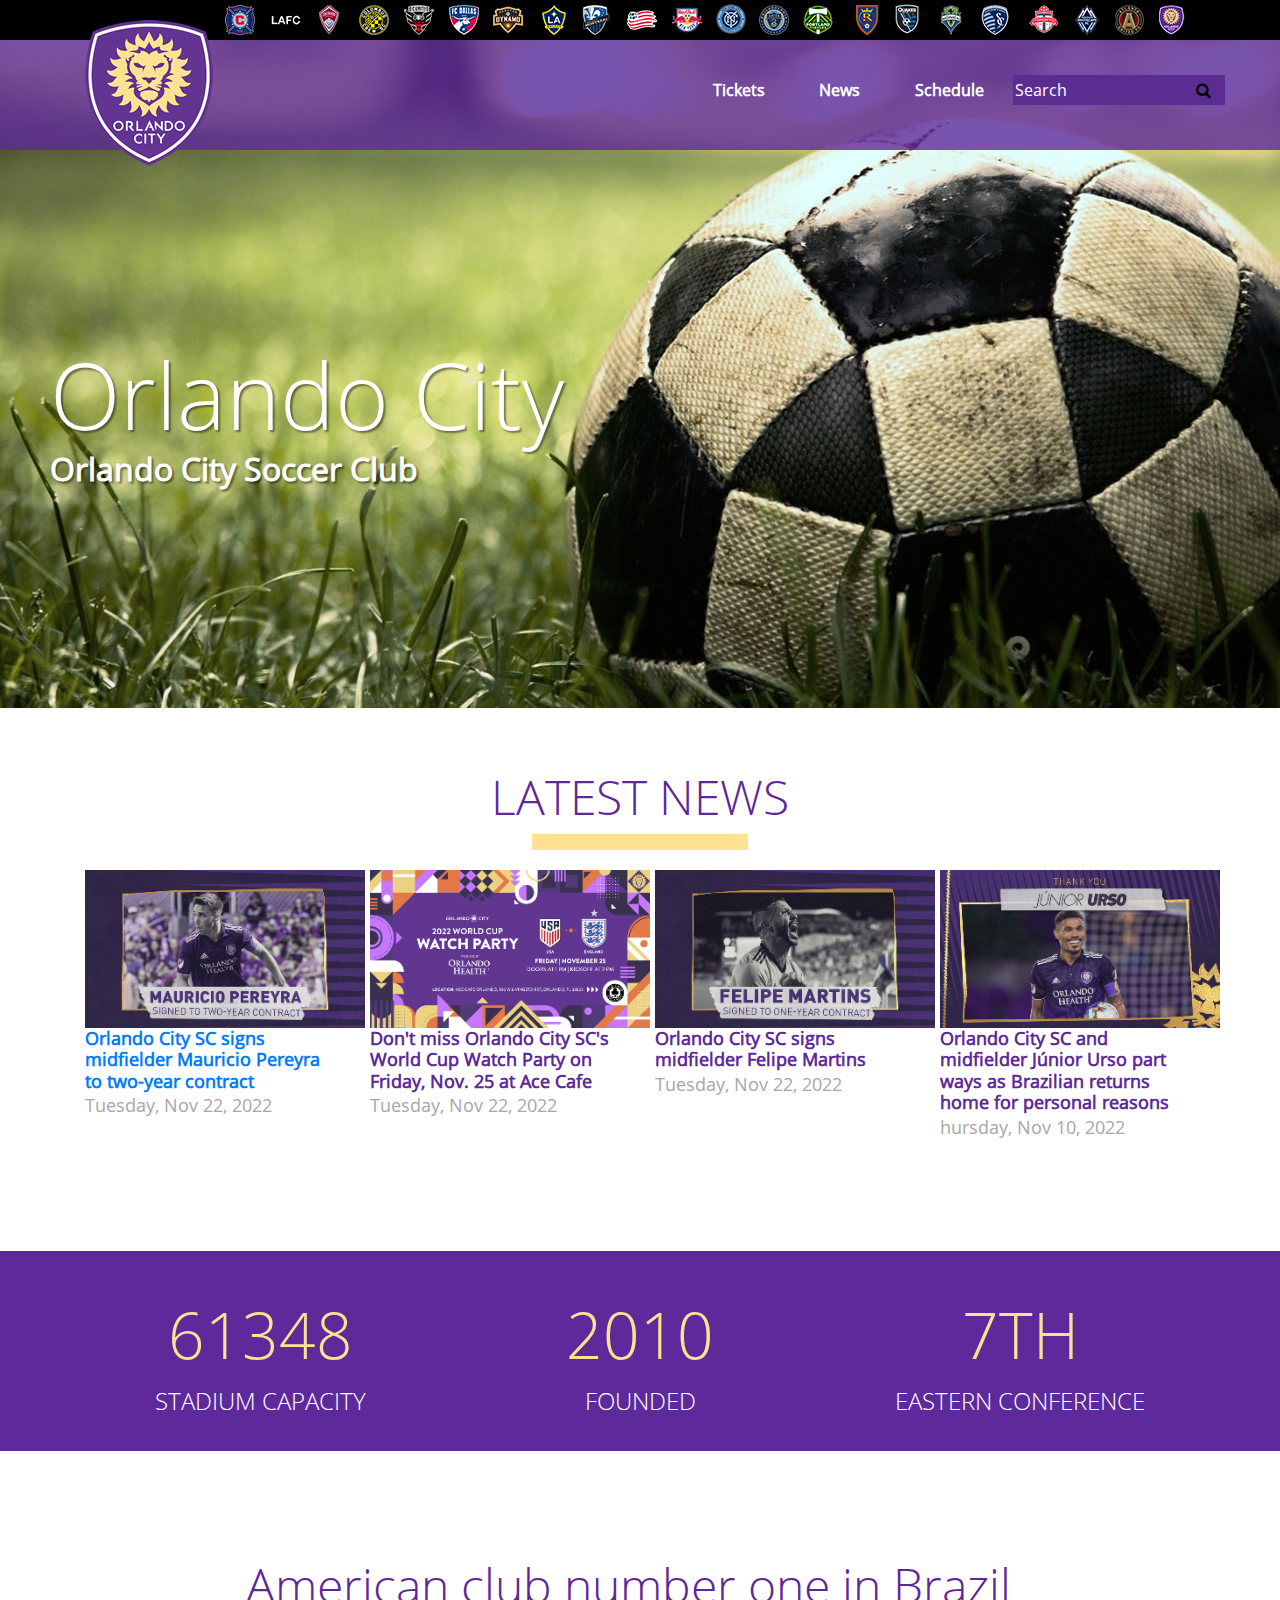
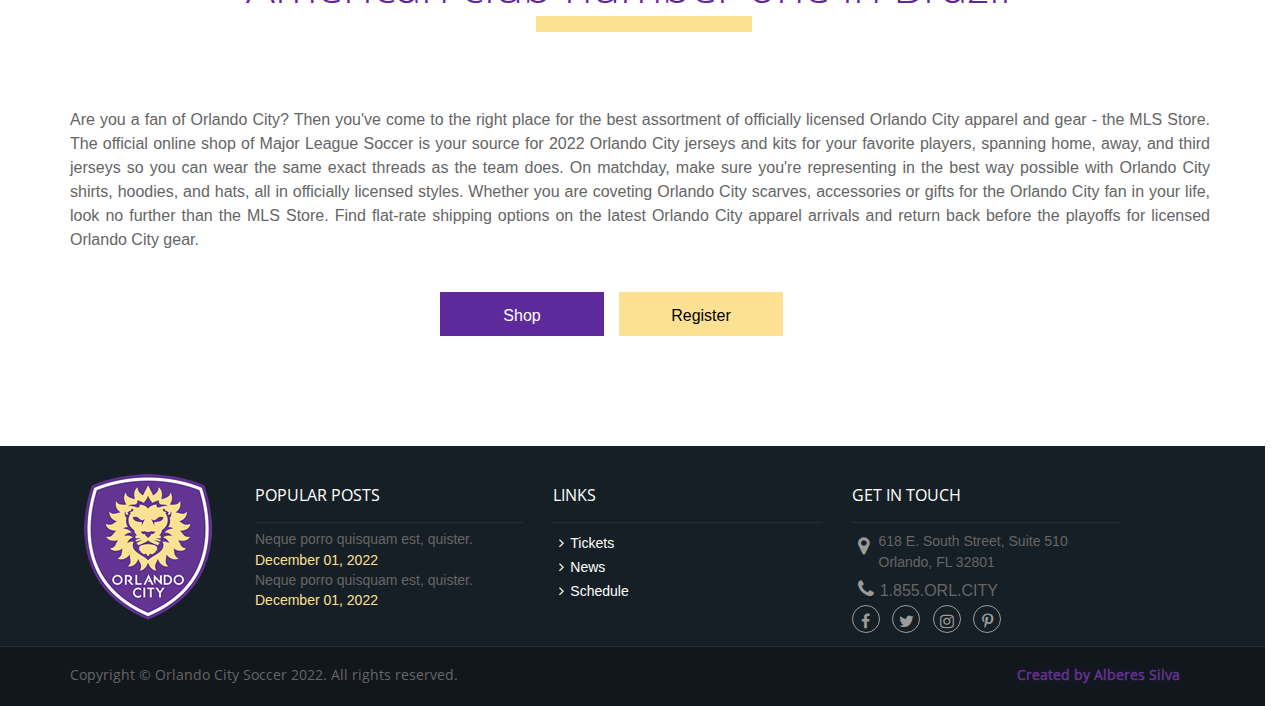
<file: projeto 01/index.html>
<!DOCTYPE html>
<html lang="en">
<head>
    <meta charset="UTF-8">
    <meta http-equiv="X-UA-Compatible" content="IE=edge">
    <meta name="viewport" content="width=device-width, initial-scale=1.0">
    <title>Orlando City</title>
    <link rel="stylesheet" href="./lib/bootstrap/css/bootstrap.min.css">
    <link rel="stylesheet" href="https://maxcdn.bootstrapcdn.com/font-awesome/4.5.0/css/font-awesome.min.css">
    <link rel="stylesheet" href="./css/orlando.css">
</head>
<body>

    <header>

        <div class="container">
            <img id="logotipo" src="./img/orlando-logo.png" alt="Logotipo">
        </div>

        <div class="header-black">

            <div class="container">

                <ul class="float-right">
                    <li class="club-01"><a href="#"></a></li>
                    <li class="club-02"><a href="#"></a></li>
                    <li class="club-03"><a href="#"></a></li>
                    <li class="club-04"><a href="#"></a></li>
                    <li class="club-05"><a href="#"></a></li>
                    <li class="club-06"><a href="#"></a></li>
                    <li class="club-07"><a href="#"></a></li>
                    <li class="club-08"><a href="#"></a></li>
                    <li class="club-09"><a href="#"></a></li>
                    <li class="club-10"><a href="#"></a></li>
                    <li class="club-11"><a href="#"></a></li>
                    <li class="club-12"><a href="#"></a></li>
                    <li class="club-13"><a href="#"></a></li>
                    <li class="club-14"><a href="#"></a></li>
                    <li class="club-15"><a href="#"></a></li>
                    <li class="club-16"><a href="#"></a></li>
                    <li class="club-17"><a href="#"></a></li>
                    <li class="club-18"><a href="#"></a></li>
                    <li class="club-19"><a href="#"></a></li>
                    <li class="club-20"><a href="#"></a></li>
                    <li class="club-21"><a href="#"></a></li>
                    <li class="club-22"><a href="#"></a></li>
                </ul>

            </div>      
    
        </div>

    

        <div class="container">

            <div class="now"> 
                
                <nav id="menu" class="float-right">
                    <ul lass="float-right">
                        <li><a href="#">Tickets</a></li>
                        <li><a href="#">News</a></li>
                        <li><a href="#">Schedule</a></li>
                        <li class="search">
                            <div class="input-group">
                                <input type="search" class="from-control" placeholder="Search">
                                <span class="input-group-btn">
                                    <button class="btn btn-default" type="button"><i class="fa fa-search"></i></button>
                                </span>
                            </div>
                        </li>
                    </ul>
                </nav>

            </div>
    
        </div>
            

    </header>

    <section>

        <div id="banner">

            <h1>Orlando City<small>Orlando City Soccer Club</small></h1>

        </div>

		<div id="news" class="container">
				
			<div class="col-xs-12 center-block text-center">
				<h2>Latest News</h2>
				<hr>	
			</div>				

			<div class="row thumbnails">
				<div class="col-md-3">
					
					<img src="./img/noticia-thumb3.jpeg" alt="Noticia">
					<h3><a href="https://www.orlandocitysc.com/news/orlando-city-sc-signs-midfielder-mauricio-pereyra-to-two-year-contract">Orlando City SC signs midfielder Mauricio Pereyra to two-year contract</a></h3>
					<time>Tuesday, Nov 22, 2022</time>

				</div>
				<div class="col-md-3">
					
					<img src="./img/noticia-thumb2.jpeg" alt="Noticia">
					<h3>Don't miss Orlando City SC's World Cup Watch Party on Friday, Nov. 25 at Ace Cafe</h3>
					<time>Tuesday, Nov 22, 2022</time>

				</div>
				<div class="col-md-3">
					
					<img src="./img/noticia-thumb.jpeg" alt="Noticia">
					<h3>Orlando City SC signs midfielder Felipe Martins</h3>
					<time>Tuesday, Nov 22, 2022</time>

				</div>
				<div class="col-md-3">
					
					<img src="./img/noticia-thumb4.jpeg" alt="Noticia">
					<h3>Orlando City SC and midfielder Júnior Urso part ways as Brazilian returns home for personal reasons</h3>
					<time>hursday, Nov 10, 2022</time>

				</div>
			</div>

		</div>

        <div id="estatisticas">

            <div class="container">
                <div class="row">
                    <div class="col-md-4">
                        <p>61348<small>Stadium Capacity</small></p>
                    </div>
                    <div class="col-md-4">
                        <p>2010<small>Founded</small></p>
                    </div>
                    <div class="col-md-4">
                        <p>7th<small>Eastern Conference</small></p>
                    </div>
                </div>
             </div>

        </div>

        <div id="call-to-action">
				
            <div class="container">

                <div class="row text-center">
                    <h2>American club number one in Brazil</h2>
                    <hr>	
                </div>

                <div class="row">
                    
                    <p>Are you a fan of Orlando City? Then you've come to the right place for the best assortment of officially licensed Orlando City apparel and gear - the MLS Store. The official online shop of Major League Soccer is your source for 2022 Orlando City jerseys and kits for your favorite players, spanning home, away, and third jerseys so you can wear the same exact threads as the team does. On matchday, make sure you're representing in the best way possible with Orlando City shirts, hoodies, and hats, all in officially licensed styles. Whether you are coveting Orlando City scarves, accessories or gifts for the Orlando City fan in your life, look no further than the MLS Store. Find flat-rate shipping options on the latest Orlando City apparel arrivals and return back before the playoffs for licensed Orlando City gear.</p>
                </div>
                
                <div class="text-center">
                    <div class="row row-max-400">
                        
                        <div class="col-xs-6">
                            <a href="https://www.mlsstore.com/orlando-city-sc/t-14232512+z-9365568-1317995922?_s=bm-OrlandoCitySC-OCSC-TOPNAVSHOPBUTTON-392018" class="btn btn-roxo">Shop</a>
                        </div>
                        <div class="col-xs-6">
                            <a href="#" class="btn btn-amarelo">Register</a>
                        </div>

                    </div>
                </div>

            </div>

        </div>

                
    </section>

    <footer>

        <div class="row row-cinza-claro">
				
            <div class="container">
                
                <div class="row">
                    
                    <div class="col-md-2 text-center">
                        
                        <img class="logotipo" src="img/orlando-logo.png" alt="Logotipo">

                    </div>
                    <div class="col-md-10">
                        
                        <div class="row row-cols">
                            <div class="col-md-4 col-popular-post">
                                
                                <h4>POPULAR POSTS</h4>

                                <ul class="list-unstyled">
                                    <li>
                                        <h5>Neque porro quisquam est, quister.</h5>
                                        <time>December 01, 2022</time>
                                    </li>
                                    <li>
                                        <h5>Neque porro quisquam est, quister.</h5>
                                        <time>December 01, 2022</time>
                                    </li>

                                </ul>

                            </div>
                            <div class="col-md-4 col-links">
                                
                                <h4>LINKS</h4>

                                <ul class="list-unstyled">
                                    <li><a href="#"><i class="fa fa-angle-right"></i>Tickets</a></li>
                                    <li><a href="#"><i class="fa fa-angle-right"></i>News</a></li>
                                    <li><a href="#"><i class="fa fa-angle-right"></i>Schedule</a></li>
                                </ul>

                            </div>
                            <div class="col-md-4 col-get-in-touch">
                                
                                <h4>GET IN TOUCH</h4>

                                <address>
                                    <i class="fa fa-map-marker"></i> <span>618 E. South Street, Suite 510<br/>Orlando, FL 32801</span>
                                </address>

                                <p><a href="tel:1855ORLCITY"><i class="fa fa-phone"></i>1.855.ORL.CITY</a></p>

                                <ul class="list-unstyled list-socials">
                                    <li>
                                        <a href="#" target="_blank"><i class="fa fa-facebook"></i></a>
                                    </li>
                                    <li>
                                        <a href="#" target="_blank"><i class="fa fa-twitter"></i></a>
                                    </li>
                                    <li>
                                        <a href="#" target="_blank"><i class="fa fa-instagram"></i></a>
                                    </li>
                                    <li>
                                        <a href="#" target="_blank"><i class="fa fa-pinterest-p"></i></a>
                                    </li>
                                </ul>

                            </div>
                        </div>

                    </div>

                </div>

            </div>

        </div>

        <div class="row row-cinza-escuro">

            <div class="container">
                <p class="pull-left">Copyright © Orlando City Soccer 2022. All rights reserved.</p>
				<p class="pull-right text-roxo">Created by Alberes Silva</p>
            </div>

        </div>

    </footer>


    
    <script src="./lib/jquery/jquery.min.js"></script>
    <script src="./lib/bootstrap/js/bootstrap.min.js"></script>
</body>
</html>
</file>
<file: projeto 01/css/orlando.css>
@font-face {
    font-family: 'OpenSans';
    src: url("../fonts/Open_Sans/OpenSans-Regular.ttf");
    font-size: 1em;
}

@font-face {
    font-family: 'OpenSans-Light';
    src: url("../fonts/Open_Sans/OpenSans-Light.ttf");
    font-size: 1em;
}




header {
	width: 100%;
	height: 150px;
	background-color: rgba(94,41,154,.8);
	z-index:2;
	position:relative;
}
header .container {
	position: relative;
}
header .header-black {
	background-color: #000;
	height: 40px;
}
header .header-black li {
	background-image: url("../img/clubs.png");
	background-repeat: no-repeat;
	display: inline-block;
	margin: 4px;
}
header .header-black li.club-01 {
	background-position: 0px 0px;
}
header .header-black li.club-02 {
	background-position: -48px 0px;
}
header .header-black li.club-03 {
	background-position: -95px 0px;
}
header .header-black li.club-04 {
	background-position: -140px 0px;
}
header .header-black li.club-05 {
	background-position: -189px 0px;
}
header .header-black li.club-06 {
	background-position: -239px 0px;
}
header .header-black li.club-07 {
	background-position: -288px 0px;
}
header .header-black li.club-08 {
	background-position: -334px 0px;
}
header .header-black li.club-09 {
	background-position: -381px 0px;
}
header .header-black li.club-10 {
	background-position: -429px 0px;
}
header .header-black li.club-11 {
	background-position: -478px 0px;
}
header .header-black li.club-12 {
	background-position: -527px 0px;
}
header .header-black li.club-13 {
	background-position: -579px 0px;
}
header .header-black li.club-14 {
	background-position: -629px 0px;
}
header .header-black li.club-15 {
	background-position: -671px 0px;
}
header .header-black li.club-16 {
	background-position: -719px 0px;
}

header .header-black li.club-17 {
	background-position: -763px 0px;
}

header .header-black li.club-18 {
	background-position: -808px 0px;
}

header .header-black li.club-19 {
	background-position: -853px 0px;
}

header .header-black li.club-20 {
	background-position: -900px 0px;
}

header .header-black li.club-21 {
	background-position: -950px 0px;
}

header .header-black li.club-22 {
	background-position: -1000px 0px;
}
header .header-black li a {
	width: 32px;
	height: 32px;
	display: block;
}
header #logotipo {
	position: absolute;
	top: 20px;
}

#menu {
    margin: 12px 0;
}

#menu li {
    display:inline-block;
    font-family:"OpenSans";
}

#menu li.search {
    width:182px;
}

#menu li.search input {
    background-color: #5c2d90;
    color:#FFF;
    border:none;
    height: 30px;
    line-height:30px;
}

#menu li.search input::-webkit-input-placeholder{
    color:#FFF
}

#menu li.search button {
    background: none;
    border: none;
    position:absolute;
    right: -28px;
    top: -3px;
}

#menu li.search button li {
    color:rgba(255,255,255,.5);
}

#menu li a {
    color:#FFF;
    font-size:16px;
    padding: 10px 25px;
    font-weight:bold;
}

#banner{
	width: 100%;
	height:728px;
	position:relative;
	background:URL("../img/banner.jpg") no-repeat;
	background-position: 0px -100px;
	top:-110px;
	
}

#banner h1 {
	color:#FFF;
	top:300px;
	position:relative;
	font-size:92px;
	text-shadow: 2px 2px 2px rgba(0,0,0,.45);
	font-family: 'OpenSans-Light';
	margin-left:50px;
}

#banner h1 small {
	font-size:32px;
	display:block;
	color:#FFF;
	font-family: 'OpenSans';
	font-weight:bold;
}

#news {
	position: relative;
    top: -110px;
}
#news h2 {
	color:#5E2799;
	font-family: 'OpenSans-Light';
	font-size: 48px;
	text-transform: uppercase;
	
}
#news hr {
	border:#FDE192 solid 8px;
	width: 200px;
	margin: 0 auto;
}
#news .thumbnails {
	margin-top: 20px;
}
#news .thumbnails h3 {
	color: #5E299A;
	font-size: 18px;
	font-family: 'OpenSans';
	font-weight: bold;
	margin-bottom: 0;
}
#news .thumbnails time {
	color:#A7A7A7;
	font-size: 18px;
	font-family: 'OpenSans';
}

#estatisticas {
	background-color:#5E299A;
	width:100%;
	height: 200px;
	text-align:center;
}

#estatisticas p {
	color:#FDE192;
	text-transform:uppercase;
	font-family:'OpenSans-Light';
	font-size:64px;
	margin-top:36px;
}

#estatisticas p small {
	color: #fff;
	font-size:24px;
	display:block;
}

#call-to-action {
	text-align: center;
	margin-top: 105px;
}
#call-to-action h2 {
	color:#5E2799;
	font-family: 'OpenSans-Light';
	font-size: 48px;
	text-align: center;
	margin-left: 176px;
}
#call-to-action hr {
	border:#FDE192 solid 8px;
	width: 200px;
	margin-top: -6px;
    margin-right: 458px;
}
#call-to-action p {
	margin-top: 60px;
	margin-bottom: 40px;
	color: #656565;
	text-align: justify;
}
#call-to-action .btn {
	min-width: 164px;
    height: 44px;
    line-height: 34px;
    border-radius: 0;
	margin-right: 15px;
}
#call-to-action .btn-roxo {
    color: #fff;
    background-color: #5E299A;
    border-color: #5E299A;
}
#call-to-action .btn-amarelo {
    color: #000;
    background-color: #FDE192;
    border-color: #FDE192;
}
#call-to-action .row-max-400 {
	margin: 0 auto;
	max-width: 400px;
}

footer {
	margin-top: 110px;
}
footer .row {
	width: 100%;
}
footer .row p {
	line-height: 55px;
	margin-bottom: 0;
}
footer .row-cinza-claro {
	height: 200px;
	background-color: #171F26;
}
footer .row-cinza-escuro {
	height: 60px;
	background-color: #11171D;
	border-top: #242D37 1px solid;
}
footer .pull-left {
	font-family: 'OpenSans';
	font-size: 14px;
	color: #666;
}
footer .text-roxo {
	color: #623291;
	font-family: 'OpenSans';
	font-weight: bold;
	font-size: 14px;
}
footer .logotipo {
	margin-top: 28px;
}
footer .col-popular-post,
footer .col-links,
footer .col-get-in-touch {
	margin-top: 40px;
}
footer .row-cols h4 {
	font-family: 'OpenSans';
	font-size: 16px;
	color: #FFF;
	padding-bottom: 17px;
	border-bottom: #242D37 1px solid;
}
footer .row-cols h5 {
	color: #666;
	font-family: Arial;
	font-size: 14px;
	margin-bottom: 0;
}
footer .row-cols time {
	color: #FDE092;
	font-family: Arial;
	font-size: 14px;
}
footer .col-links a {
	color: #FFF;
	font-family: Arial;
	font-size: 14px;
}
footer .col-links .fa {
	margin: 0 6px;
}
footer .col-get-in-touch address {
	color:#666;
	font-family: Arial;
	font-size: 14px;
	margin-bottom: 6px;
}
footer .col-get-in-touch address span {
	display: inline-block;
}
footer .col-get-in-touch address i {
	position: relative;
	top: -14px;
}
footer .col-get-in-touch i {
	color: #9B9B9B;
	font-size: 20px;
	margin: 0 6px;

}
footer .col-get-in-touch a {
	color: #666;
}
footer .col-get-in-touch p {
	line-height: 20px;
}
footer .list-socials {
	margin-top: 4px;
}
footer .list-socials li {
	display: inline-block;
	margin-right: 8px;
}
footer .list-socials a {
	display: block;
	border: #9B9B9B 1px solid;
	width: 28px;
	height: 28px;
	line-height: 28px;
	border-radius: 14px;
	text-align: center;
}
footer .list-socials i {
	font-size: 16px;
	margin: 7px auto;
}
</file>
